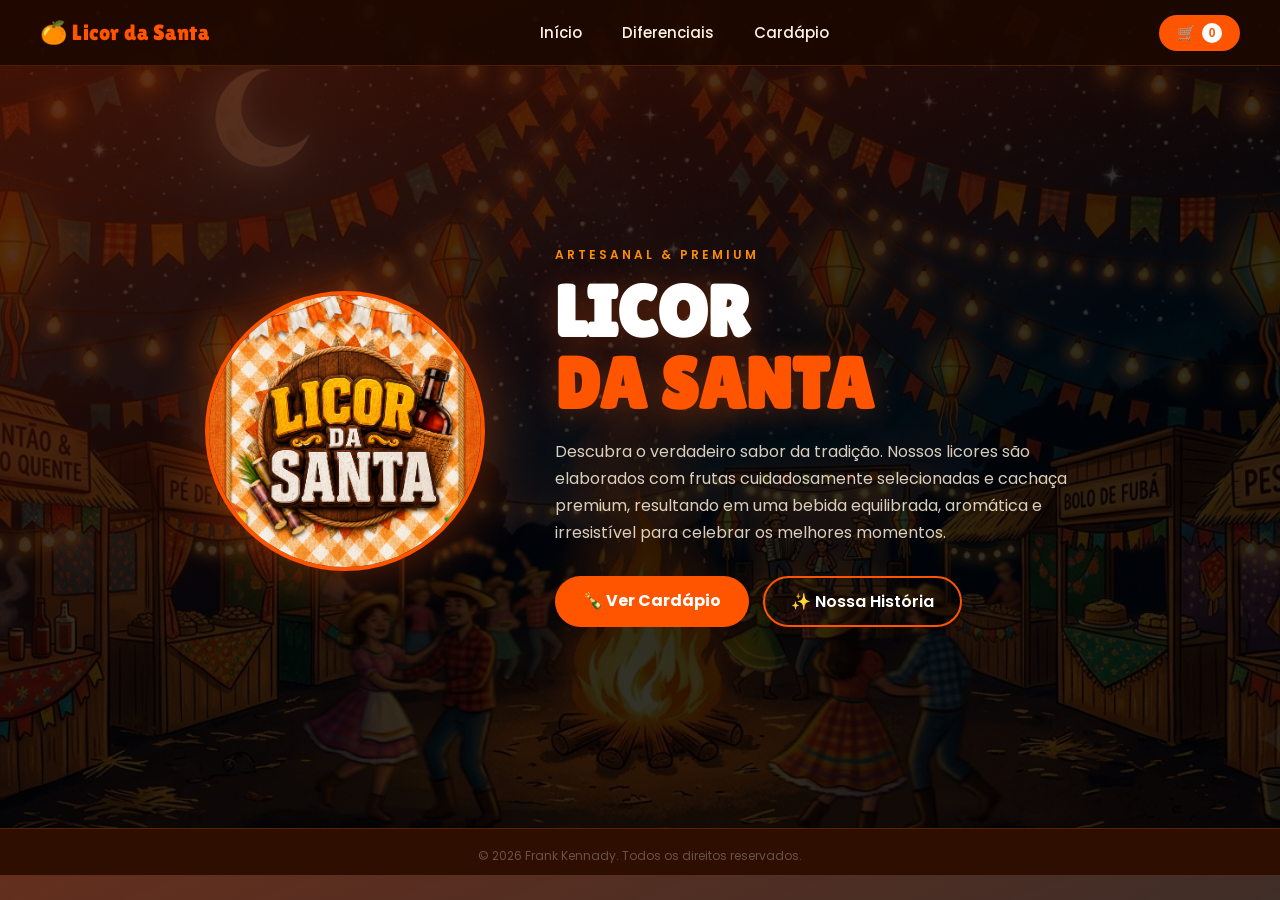
<file: index.html>
<!DOCTYPE html>
<html lang="pt-BR">

<head>
    <meta charset="UTF-8" />
    <meta name="viewport" content="width=device-width, initial-scale=1.0" />
    <title>Licor da Santa</title>
    <link rel="stylesheet" href="style.css" />
    <link rel="preconnect" href="https://fonts.googleapis.com" />
    <link rel="preconnect" href="https://fonts.gstatic.com" crossorigin />
    <link
        href="https://fonts.googleapis.com/css2?family=Lilita+One&family=Poppins:ital,wght@0,300;0,400;0,600;0,700;1,400&display=swap"
        rel="stylesheet" />
</head>

<body>

    <!-- ===== NAVBAR ===== -->
    <nav id="navbar">
        <div class="nav-brand">🍊 Licor da Santa</div>
        <div class="nav-links">
            <a href="index.html">Início</a>
            <a href="sobre.html">Diferenciais</a>
            <a href="cardapio.html">Cardápio</a>
        </div>
        <button class="cart-btn" onclick="toggleCart()">
            🛒 <span id="cart-count">0</span>
        </button>
    </nav>

    <!-- ===== CARRINHO LATERAL ===== -->
    <div class="cart-overlay" id="cart-overlay" onclick="toggleCart()"></div>
    <div class="cart-drawer" id="cart-drawer">
        <div class="cart-header">
            <h2>🛒 Seu Pedido</h2>
            <button class="cart-close" onclick="toggleCart()">✕</button>
        </div>
        <div class="cart-items" id="cart-items">
            <p class="cart-empty">Seu carrinho está vazio.</p>
        </div>
        <div class="cart-footer" id="cart-footer">
            <div class="cart-total">
                Total: <strong id="cart-total">R$ 0,00</strong>
            </div>
            <div class="cart-address">
                <span>📍 Retirada:</span>
                <strong>Rua Nélio Gomes, Nº 96, Santa Inês - Ba</strong>
            </div>
            <div class="payment-box">
                <label for="payment-method">Forma de pagamento</label>
                <select id="payment-method">
                    <option value="PIX">PIX</option>
                    <option value="Dinheiro">Dinheiro</option>
                    <option value="Cartão">Cartão</option>
                </select>
            </div>
            <button class="btn-whatsapp" onclick="sendWhatsApp()">
                <svg xmlns="http://www.w3.org/2000/svg" width="20" height="20" viewBox="0 0 24 24" fill="white">
                    <path
                        d="M17.472 14.382c-.297-.149-1.758-.867-2.03-.967-.273-.099-.471-.148-.67.15-.197.297-.767.966-.94 1.164-.173.199-.347.223-.644.075-.297-.15-1.255-.463-2.39-1.475-.883-.788-1.48-1.761-1.653-2.059-.173-.297-.018-.458.13-.606.134-.133.298-.347.446-.52.149-.174.198-.298.298-.497.099-.198.05-.371-.025-.52-.075-.149-.669-1.612-.916-2.207-.242-.579-.487-.5-.669-.51-.173-.008-.371-.01-.57-.01-.198 0-.52.074-.792.372-.272.297-1.04 1.016-1.04 2.479 0 1.462 1.065 2.875 1.213 3.074.149.198 2.096 3.2 5.077 4.487.709.306 1.262.489 1.694.625.712.227 1.36.195 1.871.118.571-.085 1.758-.719 2.006-1.413.248-.694.248-1.289.173-1.413-.074-.124-.272-.198-.57-.347m-5.421 7.403h-.004a9.87 9.87 0 01-5.031-1.378l-.361-.214-3.741.982.998-3.648-.235-.374a9.86 9.86 0 01-1.51-5.26c.001-5.45 4.436-9.884 9.888-9.884 2.64 0 5.122 1.03 6.988 2.898a9.825 9.825 0 012.893 6.994c-.003 5.45-4.437 9.884-9.885 9.884m8.413-18.297A11.815 11.815 0 0012.05 0C5.495 0 .16 5.335.157 11.892c0 2.096.547 4.142 1.588 5.945L.057 24l6.305-1.654a11.882 11.882 0 005.683 1.448h.005c6.554 0 11.89-5.335 11.893-11.893a11.821 11.821 0 00-3.48-8.413z" />
                </svg>
                Pedir via WhatsApp
            </button>
            <button class="btn-clear" onclick="clearCart()">Limpar carrinho</button>
        </div>
    </div>

    <!-- ===== INÍCIO ===== -->
    <section id="inicio">
        <div class="inicio-content">
            <div class="inicio-img-wrap">
                <img src="./assets/licor_da_santa.png" alt="Licor da Santa" />
            </div>
            <div class="inicio-text">
                <span class="eyebrow">Artesanal & Premium</span>
                <h1>LICOR<br /><span class="highlight">DA SANTA</span></h1>
                <p>Descubra o verdadeiro sabor da tradição. Nossos licores são elaborados com frutas cuidadosamente
                    selecionadas e cachaça premium, resultando em uma bebida equilibrada, aromática e irresistível para
                    celebrar os melhores momentos.</p>
                <div class="inicio-btns">
                    <a href="cardapio.html" class="btn-primary">🍾 Ver Cardápio</a>
                    <a href="sobre.html" class="btn-outline">✨ Nossa História</a>
                </div>
            </div>
        </div>
    </section>

    <footer>
        <div class="footer-inner">
            <p class="footer-copy">&copy; 2026 Frank Kennady. Todos os direitos reservados.</p>
        </div>
    </footer>

    <script src="script.js"></script>
</body>

</html>
</file>
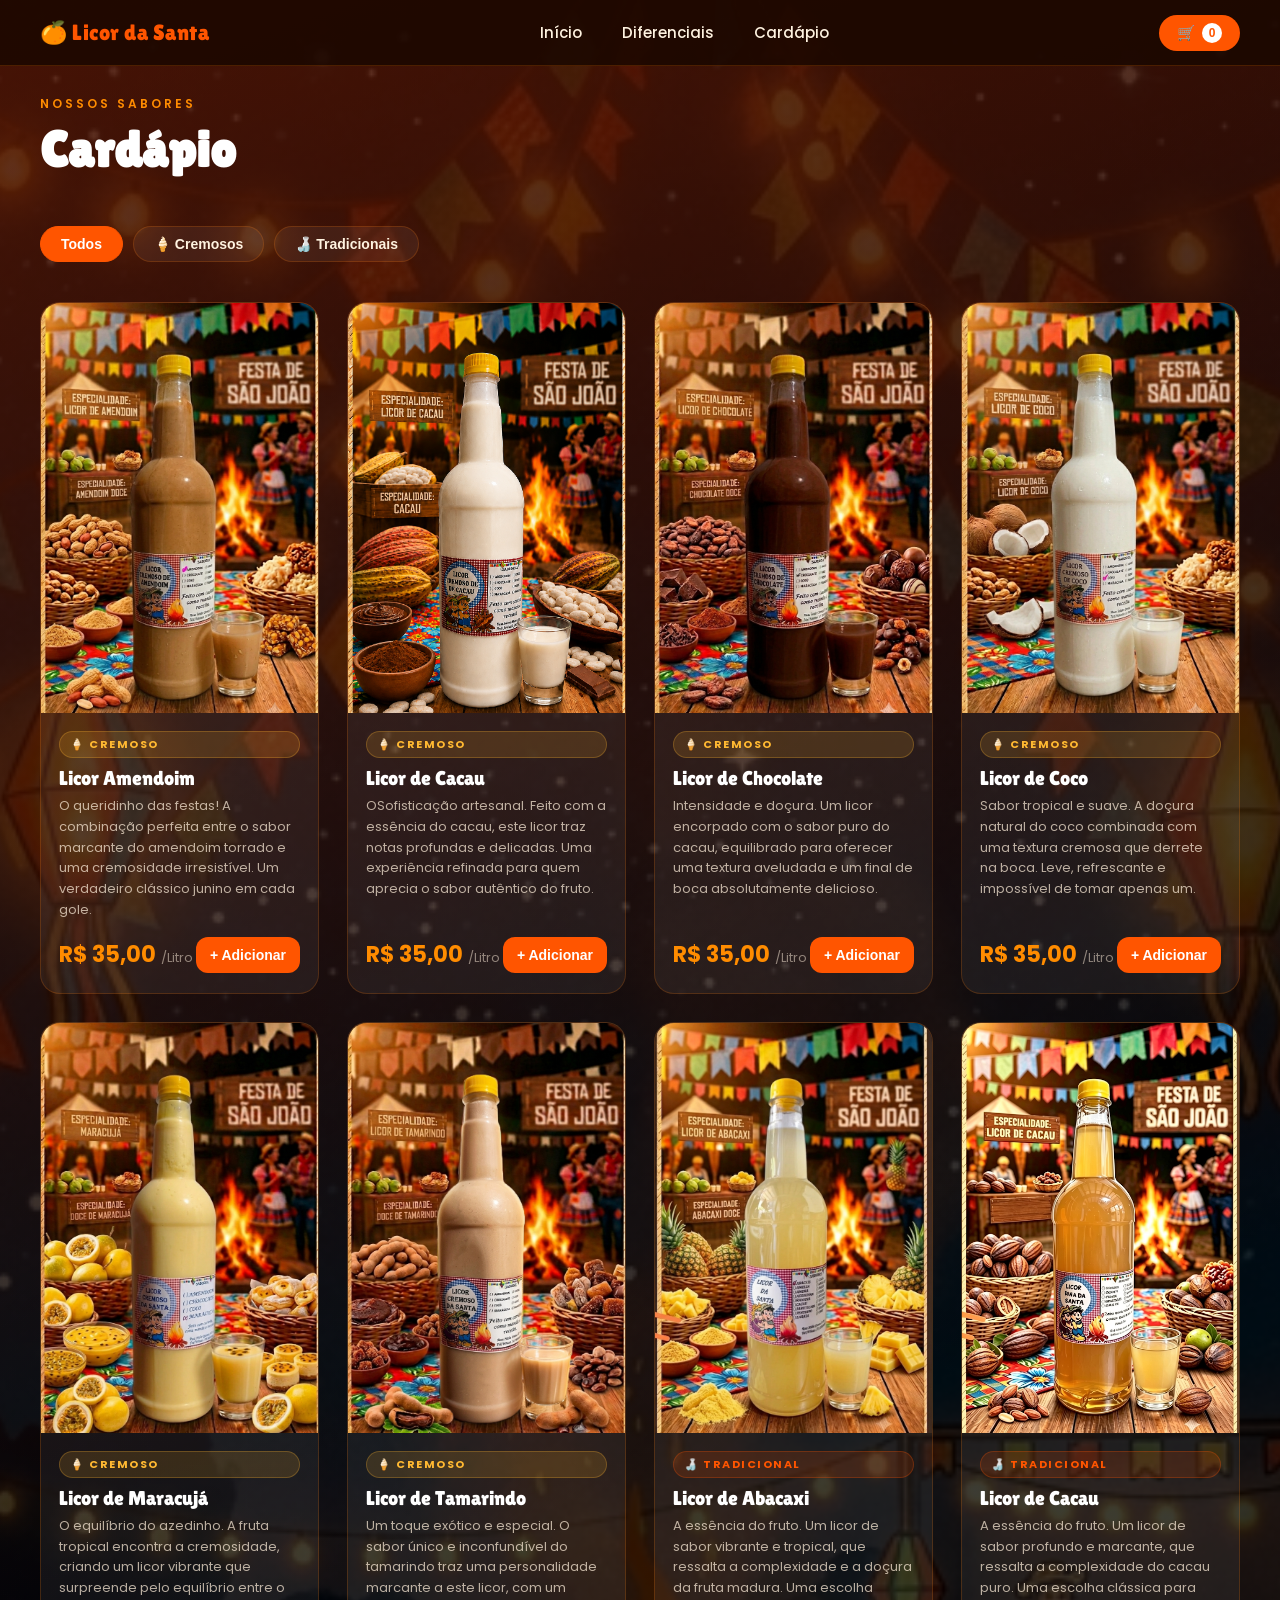
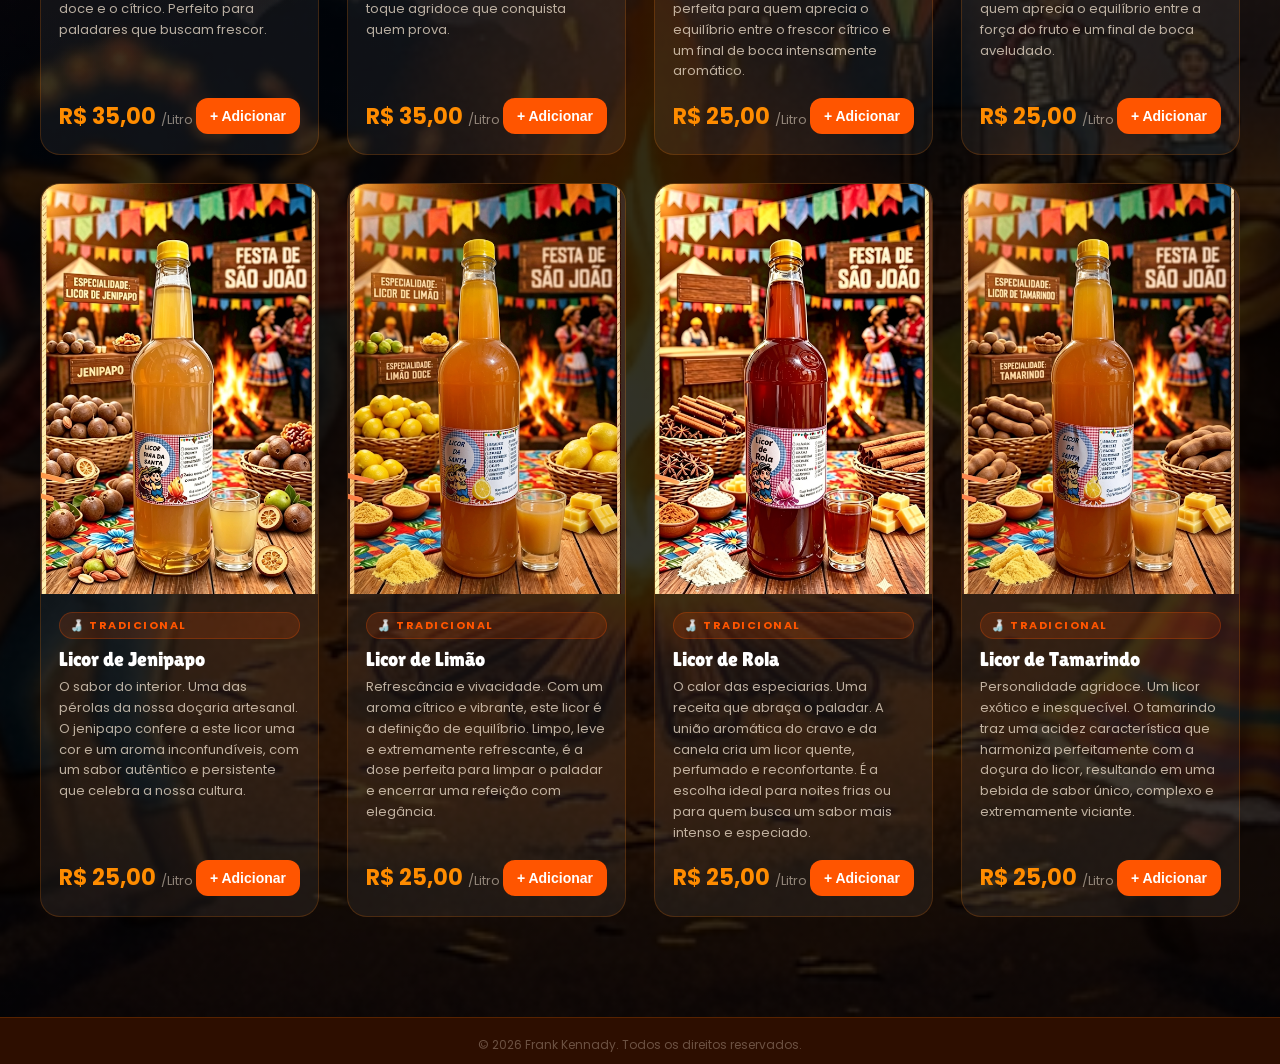
<file: cardapio.html>
<!DOCTYPE html>
<html lang="pt-BR">

<head>
    <meta charset="UTF-8" />
    <meta name="viewport" content="width=device-width, initial-scale=1.0" />
    <title>Licor da Santa</title>
    <link rel="stylesheet" href="style.css" />
    <link rel="preconnect" href="https://fonts.googleapis.com" />
    <link rel="preconnect" href="https://fonts.gstatic.com" crossorigin />
    <link
        href="https://fonts.googleapis.com/css2?family=Lilita+One&family=Poppins:ital,wght@0,300;0,400;0,600;0,700;1,400&display=swap"
        rel="stylesheet" />
</head>

<body>

    <!-- ===== NAVBAR ===== -->
    <nav id="navbar">
        <div class="nav-brand">🍊 Licor da Santa</div>
        <div class="nav-links">
            <a href="index.html">Início</a>
            <a href="sobre.html">Diferenciais</a>
            <a href="cardapio.html">Cardápio</a>
        </div>
        <button class="cart-btn" onclick="toggleCart()">
            🛒 <span id="cart-count">0</span>
        </button>
    </nav>

    <!-- ===== CARRINHO LATERAL ===== -->
    <div class="cart-overlay" id="cart-overlay" onclick="toggleCart()"></div>
    <div class="cart-drawer" id="cart-drawer">
        <div class="cart-header">
            <h2>🛒 Seu Pedido</h2>
            <button class="cart-close" onclick="toggleCart()">✕</button>
        </div>
        <div class="cart-items" id="cart-items">
            <p class="cart-empty">Seu carrinho está vazio.</p>
        </div>
        <div class="cart-footer" id="cart-footer" >
            <div class="cart-total">
                Total: <strong id="cart-total">R$ 0,00</strong>
            </div>
            <div class="cart-address">
                <span>📍 Retirada:</span>
                <strong>Rua Nélio Gomes, Nº 96, Santa Inês - Ba</strong>
            </div>
            <div class="payment-box">
                <label for="payment-method">Forma de pagamento</label>
                <select id="payment-method">
                    <option value="PIX">PIX</option>
                    <option value="Dinheiro">Dinheiro</option>
                    <option value="Cartão">Cartão</option>
                </select>
            </div>
            <button class="btn-whatsapp" onclick="sendWhatsApp()">
                <svg xmlns="http://www.w3.org/2000/svg" width="20" height="20" viewBox="0 0 24 24" fill="white">
                    <path
                        d="M17.472 14.382c-.297-.149-1.758-.867-2.03-.967-.273-.099-.471-.148-.67.15-.197.297-.767.966-.94 1.164-.173.199-.347.223-.644.075-.297-.15-1.255-.463-2.39-1.475-.883-.788-1.48-1.761-1.653-2.059-.173-.297-.018-.458.13-.606.134-.133.298-.347.446-.52.149-.174.198-.298.298-.497.099-.198.05-.371-.025-.52-.075-.149-.669-1.612-.916-2.207-.242-.579-.487-.5-.669-.51-.173-.008-.371-.01-.57-.01-.198 0-.52.074-.792.372-.272.297-1.04 1.016-1.04 2.479 0 1.462 1.065 2.875 1.213 3.074.149.198 2.096 3.2 5.077 4.487.709.306 1.262.489 1.694.625.712.227 1.36.195 1.871.118.571-.085 1.758-.719 2.006-1.413.248-.694.248-1.289.173-1.413-.074-.124-.272-.198-.57-.347m-5.421 7.403h-.004a9.87 9.87 0 01-5.031-1.378l-.361-.214-3.741.982.998-3.648-.235-.374a9.86 9.86 0 01-1.51-5.26c.001-5.45 4.436-9.884 9.888-9.884 2.64 0 5.122 1.03 6.988 2.898a9.825 9.825 0 012.893 6.994c-.003 5.45-4.437 9.884-9.885 9.884m8.413-18.297A11.815 11.815 0 0012.05 0C5.495 0 .16 5.335.157 11.892c0 2.096.547 4.142 1.588 5.945L.057 24l6.305-1.654a11.882 11.882 0 005.683 1.448h.005c6.554 0 11.89-5.335 11.893-11.893a11.821 11.821 0 00-3.48-8.413z" />
                </svg>
                Pedir via WhatsApp
            </button>
            <button class="btn-clear" onclick="clearCart()">Limpar carrinho</button>
        </div>
    </div>
    </div>

    <!-- ===== CARDÁPIO ===== -->
    <section id="cardapio">
        <div class="cardapio-inner">
            <span class="section-eyebrow">Nossos Sabores</span>
            <h2>Cardápio</span></h2>

            <!-- Tabs -->
            <div class="tabs">
                <button class="tab active" onclick="filterCategory('todos', this)">Todos</button>
                <button class="tab" onclick="filterCategory('cremoso', this)">🍦 Cremosos</button>
                <button class="tab" onclick="filterCategory('tradicional', this)">🍶 Tradicionais</button>
            </div>

            <!-- Grid -->
            <div class="products-grid" id="products-grid"></div>
        </div>
    </section>
    <footer>
        <div class="footer-inner">
            <p class="footer-copy">&copy; 2026 Frank Kennady. Todos os direitos reservados.</p>
        </div>
    </footer>

    <script src="script.js"></script>


</body>

</html>
</file>
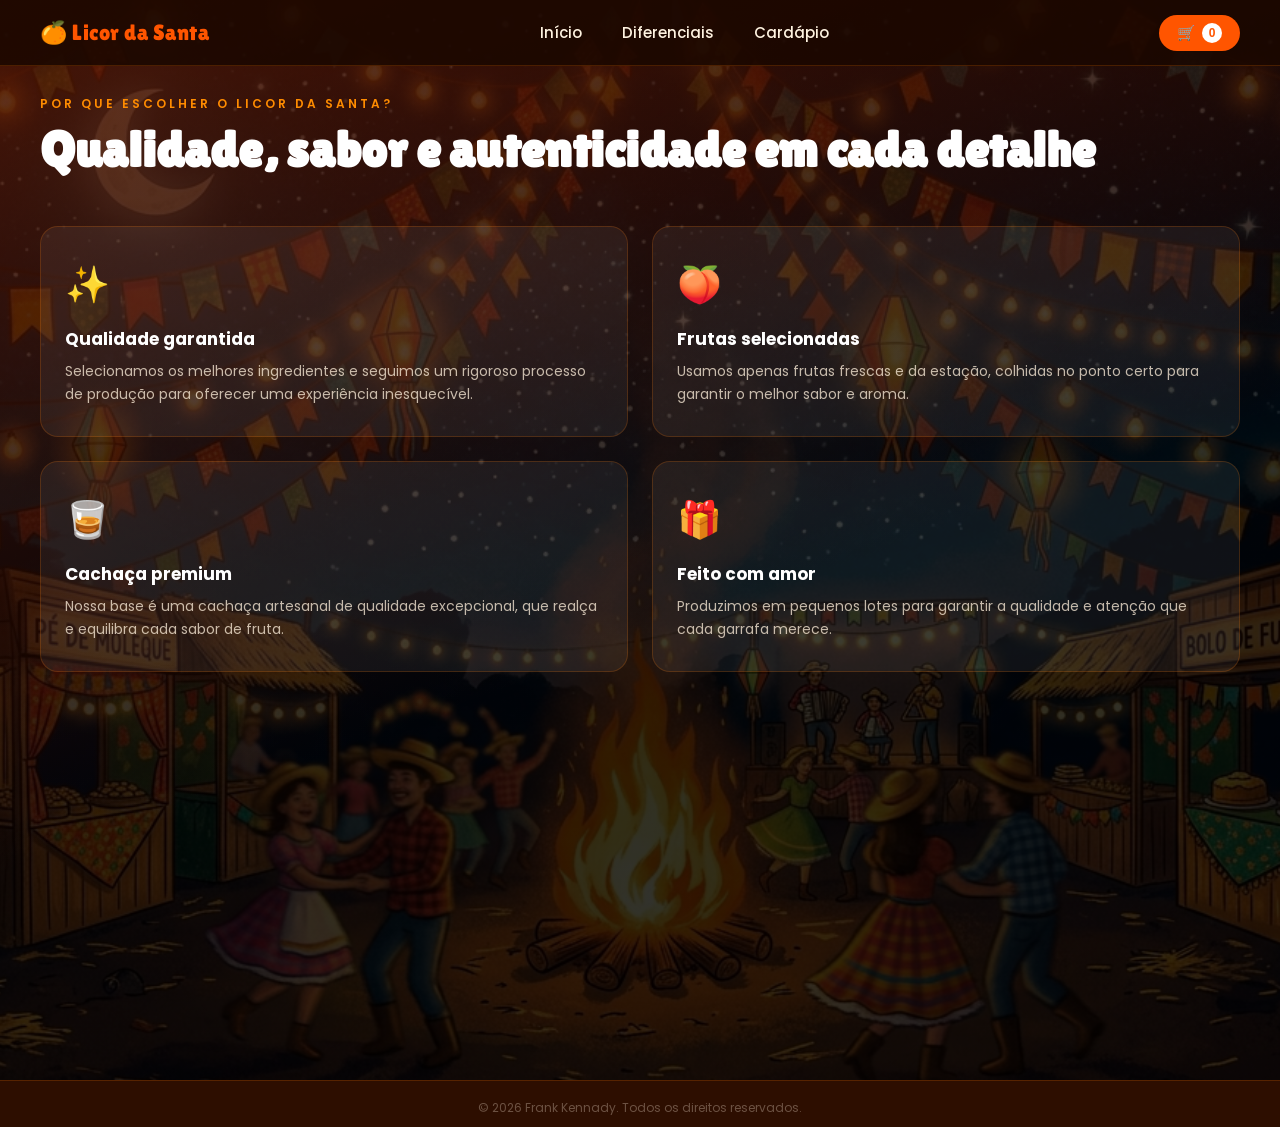
<file: sobre.html>
<!DOCTYPE html>
<html lang="pt-BR">

<head>
    <meta charset="UTF-8" />
    <meta name="viewport" content="width=device-width, initial-scale=1.0" />
    <title>Licor da Santa</title>
    <link rel="stylesheet" href="style.css" />
    <link rel="preconnect" href="https://fonts.googleapis.com" />
    <link rel="preconnect" href="https://fonts.gstatic.com" crossorigin />
    <link
        href="https://fonts.googleapis.com/css2?family=Lilita+One&family=Poppins:ital,wght@0,300;0,400;0,600;0,700;1,400&display=swap"
        rel="stylesheet" />
</head>

<body>

    <!-- ===== NAVBAR ===== -->
    <nav id="navbar">
        <div class="nav-brand">🍊 Licor da Santa</div>
        <div class="nav-links">
            <a href="index.html">Início</a>
            <a href="sobre.html">Diferenciais</a>
            <a href="cardapio.html">Cardápio</a>
        </div>
        <button class="cart-btn" onclick="toggleCart()">
            🛒 <span id="cart-count">0</span>
        </button>
    </nav>

    <!-- ===== CARRINHO LATERAL ===== -->
    <div class="cart-overlay" id="cart-overlay" onclick="toggleCart()"></div>
    <div class="cart-drawer" id="cart-drawer">
        <div class="cart-header">
            <h2>🛒 Seu Pedido</h2>
            <button class="cart-close" onclick="toggleCart()">✕</button>
        </div>
        <div class="cart-items" id="cart-items">
            <p class="cart-empty">Seu carrinho está vazio.</p>
        </div>
        <div class="cart-footer" id="cart-footer">
            <div class="cart-total">
                Total: <strong id="cart-total">R$ 0,00</strong>
            </div>
            <div class="cart-address">
                <span>📍 Retirada:</span>
                <strong>Rua Nélio Gomes, Nº 96, Santa Inês - Ba</strong>
            </div>
            <div class="payment-box">
                <label for="payment-method">Forma de pagamento</label>
                <select id="payment-method">
                    <option value="PIX">PIX</option>
                    <option value="Dinheiro">Dinheiro</option>
                    <option value="Cartão">Cartão</option>
                </select>
            </div>
            <button class="btn-whatsapp" onclick="sendWhatsApp()">
                <svg xmlns="http://www.w3.org/2000/svg" width="20" height="20" viewBox="0 0 24 24" fill="white">
                    <path
                        d="M17.472 14.382c-.297-.149-1.758-.867-2.03-.967-.273-.099-.471-.148-.67.15-.197.297-.767.966-.94 1.164-.173.199-.347.223-.644.075-.297-.15-1.255-.463-2.39-1.475-.883-.788-1.48-1.761-1.653-2.059-.173-.297-.018-.458.13-.606.134-.133.298-.347.446-.52.149-.174.198-.298.298-.497.099-.198.05-.371-.025-.52-.075-.149-.669-1.612-.916-2.207-.242-.579-.487-.5-.669-.51-.173-.008-.371-.01-.57-.01-.198 0-.52.074-.792.372-.272.297-1.04 1.016-1.04 2.479 0 1.462 1.065 2.875 1.213 3.074.149.198 2.096 3.2 5.077 4.487.709.306 1.262.489 1.694.625.712.227 1.36.195 1.871.118.571-.085 1.758-.719 2.006-1.413.248-.694.248-1.289.173-1.413-.074-.124-.272-.198-.57-.347m-5.421 7.403h-.004a9.87 9.87 0 01-5.031-1.378l-.361-.214-3.741.982.998-3.648-.235-.374a9.86 9.86 0 01-1.51-5.26c.001-5.45 4.436-9.884 9.888-9.884 2.64 0 5.122 1.03 6.988 2.898a9.825 9.825 0 012.893 6.994c-.003 5.45-4.437 9.884-9.885 9.884m8.413-18.297A11.815 11.815 0 0012.05 0C5.495 0 .16 5.335.157 11.892c0 2.096.547 4.142 1.588 5.945L.057 24l6.305-1.654a11.882 11.882 0 005.683 1.448h.005c6.554 0 11.89-5.335 11.893-11.893a11.821 11.821 0 00-3.48-8.413z" />
                </svg>
                Pedir via WhatsApp
            </button>
            <button class="btn-clear" onclick="clearCart()">Limpar carrinho</button>
        </div>
    </div>

    <!-- ======== SOBRE ======== -->
    <section id="sobre">
        <div class="sobre-inner">
            <span class="section-eyebrow">Por Que Escolher o Licor da Santa?</span>
            <h2 class="highlight"> Qualidade, sabor e autenticidade em cada detalhe</h2>
            <div class="sobre-grid">
                <div class="sobre-card">
                    <div class="sobre-icon">✨</div>
                    <h3>Qualidade garantida</h3>
                    <p>Selecionamos os melhores ingredientes e seguimos um rigoroso processo de produção para oferecer
                        uma experiência inesquecível.</p>
                </div>
                <div class="sobre-card">
                    <div class="sobre-icon">🍑</div>
                    <h3>Frutas selecionadas</h3>
                    <p>Usamos apenas frutas frescas e da estação, colhidas no ponto certo para garantir o melhor sabor e
                        aroma.</p>
                </div>
                <div class="sobre-card">
                    <div class="sobre-icon">🥃</div>
                    <h3>Cachaça premium</h3>
                    <p>Nossa base é uma cachaça artesanal de qualidade excepcional, que realça e equilibra cada sabor de
                        fruta.</p>
                </div>
                <div class="sobre-card">
                    <div class="sobre-icon">🎁</div>
                    <h3>Feito com amor</h3>
                    <p>Produzimos em pequenos lotes para garantir a qualidade e atenção que cada garrafa merece.</p>
                </div>
            </div>
        </div>
    </section>
    <footer>
        <div class="footer-inner">
            <p class="footer-copy">&copy; 2026 Frank Kennady. Todos os direitos reservados.</p>
        </div>
    </footer>

    <script src="script.js"></script>

</body>

</html>
</file>
<file: style.css>
/* ===== RESET & BASE ===== */
*,
*::before,
*::after {
    margin: 0;
    padding: 0;
    box-sizing: border-box;
    
}

:root {
    --orange: #FF5500;
    --orange-dk: #C23D00;
    --amber: #FF8C00;
    --cream: #FFF3E0;
    --dark: #1A0800;
    --dark2: #2D0E00;
    --text-light: #FFE0CC;
    --card-bg: rgba(255, 255, 255, 0.06);
    --card-border: rgba(255, 120, 0, 0.2);
}

html {
    scroll-behavior: smooth;
}

body {
    font-family: "Poppins", sans-serif;
    background-color: var(--dark);
    color: var(--cream);
    overflow-x: hidden;
    background:
        linear-gradient(160deg, rgba(200, 50, 0, 0.356) 0%, transparent 55%),
        linear-gradient(rgba(0, 0, 0, 0.822), rgba(0, 0, 0, 0.801)),
        url('./assets/fundo.png') center/cover no-repeat;
    position: relative;
}

.highlight {
    color: var(--orange);
}

/* ===== NAVBAR ===== */
#navbar {
    position: fixed;
    top: 0;
    left: 0;
    right: 0;
    z-index: 1000;
    display: flex;
    align-items: center;
    justify-content: space-between;
    padding: 14px 40px;
    background: rgba(26, 8, 0, 0.85);
    border-bottom: 1px solid var(--card-border);
    transition: background 0.3s;
}

.nav-brand {
    font-family: "Lilita One", sans-serif;
    font-size: 22px;
    color: var(--orange);
    letter-spacing: 0.5px;
}

.nav-links {
    display: flex;
    gap: 8px;
}

.nav-links a {
    text-decoration: none;
    color: var(--cream);
    font-size: 15px;
    font-weight: 500;
    padding: 7px 16px;
    border-radius: 20px;
    transition: background 0.2s, color 0.2s;
}

.nav-links a:hover {
    background: var(--orange);
    color: #fff;
}

.cart-btn {
    background: var(--orange);
    border: none;
    border-radius: 20px;
    padding: 8px 18px;
    font-size: 15px;
    font-weight: 700;
    color: #fff;
    cursor: pointer;
    transition: background 0.2s;
    display: flex;
    align-items: center;
    gap: 6px;
}

.cart-btn:hover {
    background: var(--orange-dk);
}

#cart-count {
    background: #fff;
    color: var(--orange);
    border-radius: 50%;
    width: 20px;
    height: 20px;
    font-size: 12px;
    font-weight: 700;
    display: inline-flex;
    align-items: center;
    justify-content: center;
}

/* ===== CART DRAWER ===== */
.cart-overlay {
    display: none;
    position: fixed;
    inset: 0;
    background: rgba(0, 0, 0, 0.55);
    z-index: 1100;
}

.cart-overlay.open {
    display: block;
}

.cart-drawer {
    position: fixed;
    top: 0;
    right: -420px;
    width: 380px;
    max-width: 95vw;
    height: 100%;
    background: var(--dark2);
    border-left: 1px solid var(--card-border);
    z-index: 1200;
    display: flex;
    flex-direction: column;
    transition: right 0.35s cubic-bezier(.4, 0, .2, 1);
    overflow: hidden;
}

.cart-drawer.open {
    right: 0;
}

.cart-header {
    display: flex;
    align-items: center;
    justify-content: space-between;
    padding: 20px 22px;
    border-bottom: 1px solid var(--card-border);
}

.cart-header h2 {
    font-size: 20px;
    color: var(--cream);
}

.cart-close {
    background: none;
    border: none;
    color: var(--cream);
    font-size: 20px;
    cursor: pointer;
    opacity: 0.7;
    transition: opacity 0.2s;
}

.cart-close:hover {
    opacity: 1;
}

.cart-items {
    flex: 1;
    overflow-y: auto;
    padding: 16px 22px;
}

.cart-empty {
    color: rgba(255, 255, 255, 0.4);
    text-align: center;
    margin-top: 40px;
    font-size: 15px;
}

.cart-item {
    display: flex;
    align-items: center;
    gap: 12px;
    padding: 12px 0;
    border-bottom: 1px solid rgba(255, 120, 0, 0.1);
}

.cart-item-img {
    width: 56px;
    height: 56px;
    border-radius: 10px;
    object-fit: cover;
    flex-shrink: 0;
}

.cart-item-info {
    flex: 1;
}

.cart-item-name {
    font-size: 14px;
    font-weight: 600;
    color: var(--cream);
    margin-bottom: 2px;
}

.cart-item-price {
    font-size: 13px;
    color: var(--orange);
    font-weight: 600;
}

.cart-item-qty {
    display: flex;
    align-items: center;
    gap: 8px;
}

.qty-btn {
    background: var(--card-bg);
    border: 1px solid var(--card-border);
    color: var(--cream);
    width: 26px;
    height: 26px;
    border-radius: 6px;
    font-size: 16px;
    cursor: pointer;
    display: flex;
    align-items: center;
    justify-content: center;
    transition: background 0.2s;
}

.qty-btn:hover {
    background: var(--orange);
}

.qty-num {
    font-size: 14px;
    font-weight: 600;
    min-width: 20px;
    text-align: center;
}

.cart-footer {
    padding: 18px 22px;
    border-top: 1px solid var(--card-border);
}

.cart-total {
    font-size: 17px;
    margin-bottom: 14px;
    text-align: right;
    color: var(--cream);
}

.cart-total strong {
    color: var(--orange);
    font-size: 20px;
}

.cart-address {
    background: rgba(255, 85, 0, 0.08);
    border: 1px solid rgba(255, 85, 0, 0.2);
    border-radius: 10px;
    padding: 10px 14px;
    margin-bottom: 14px;
    font-size: 13px;
    color: var(--text-light);
    display: flex;
    flex-direction: column;
    gap: 4px;
}

.cart-address strong {
    color: var(--amber);
    font-size: 14px;
}

.payment-box{
    margin:15px 0;
}

.payment-box label{
    display:block;
    margin-bottom:6px;
    font-weight:600;
}

.payment-box select{
    width:100%;
    padding:10px;
    border:1px solid #ddd;
    border-radius:8px;
    font-size:14px;
}

.btn-whatsapp {
    width: 100%;
    background: #25D366;
    color: #fff;
    border: none;
    border-radius: 12px;
    padding: 13px;
    font-size: 16px;
    font-weight: 700;
    cursor: pointer;
    display: flex;
    align-items: center;
    justify-content: center;
    gap: 8px;
    transition: background 0.2s;
    margin-bottom: 8px;
}

.btn-whatsapp:hover {
    background: #128C4A;
}

.btn-clear {
    width: 100%;
    background: transparent;
    border: 1px solid rgba(255, 255, 255, 0.2);
    color: rgba(255, 255, 255, 0.5);
    border-radius: 12px;
    padding: 10px;
    font-size: 14px;
    cursor: pointer;
    transition: all 0.2s;
}

.btn-clear:hover {
    border-color: var(--orange);
    color: var(--orange);
}

/* ===== INÍCIO ===== */
#inicio {
    min-height: 92vh;
    display: flex;
    flex-direction: column;
    align-items: center;
    justify-content: center;
    padding: 100px 40px 60px;
    
}

.inicio-content {
    display: flex;
    align-items: center;
    justify-content: center;
    gap: 70px;
    flex-wrap: wrap;
    width: 100%;
}

.inicio-img-wrap img {
    width: 280px;
    height: 280px;
    border-radius: 50%;
    object-fit: cover;
    border: 4px solid var(--orange);
    box-shadow: 0 0 60px rgba(255, 85, 0, 0.4);
}

.inicio-text {
    max-width: 520px;
}

.eyebrow {
    display: inline-block;
    font-size: 12px;
    font-weight: 600;
    letter-spacing: 3px;
    text-transform: uppercase;
    color: var(--amber);
    margin-bottom: 12px;
}

.inicio-text h1 {
    font-family: "Lilita One", sans-serif;
    font-size: clamp(44px, 7vw, 72px);
    line-height: 1;
    margin-bottom: 18px;
    color: #fff;
    text-shadow: 0 4px 30px rgba(255, 85, 0, 0.3);
}

.inicio-text p {
    font-size: 16px;
    line-height: 1.7;
    color: rgba(255, 240, 220, 0.85);
    margin-bottom: 30px;
}

.inicio-btns {
    display: flex;
    gap: 14px;
    flex-wrap: wrap;
}

.btn-primary {
    background: var(--orange);
    color: #fff;
    text-decoration: none;
    font-size: 16px;
    font-weight: 700;
    border-radius: 30px;
    padding: 12px 28px;
    transition: background 0.2s, transform 0.15s;
    display: inline-block;
}

.btn-primary:hover {
    background: var(--orange-dk);
    transform: translateY(-2px);
}

.btn-outline {
    background: transparent;
    color: #fff;
    text-decoration: none;
    font-size: 16px;
    font-weight: 600;
    border: 2px solid var(--orange);
    border-radius: 30px;
    padding: 11px 26px;
    transition: background 0.2s, transform 0.15s;
    display: inline-block;
}

.btn-outline:hover {
    background: var(--orange);
    transform: translateY(-2px);
}

.scroll-hint {
    position: absolute;
    bottom: 30px;
    font-size: 24px;
    opacity: 0.4;
    animation: bounce 2s infinite;
}

@keyframes bounce {

    0%,
    100% {
        transform: translateY(0);
    }

    50% {
        transform: translateY(8px);
    }
}

/* ===== SOBRE ===== */
#sobre {
    padding: 90px 40px;
   
}

.sobre-inner {
    max-width: 100vw;
    min-height: 100vh;
    margin: 0 auto;
}

.section-eyebrow {
    display: inline-block;
    font-size: 12px;
    font-weight: 600;
    letter-spacing: 3px;
    text-transform: uppercase;
    color: var(--amber);
    margin-bottom: 8px;
}

#sobre h2,
#cardapio h2 {
    font-family: "Lilita One", sans-serif;
    font-size: clamp(32px, 5vw, 50px);
    margin-bottom: 48px;
    color: #fff;
}

.sobre-grid {
    display: grid;
    grid-template-columns: repeat(auto-fit, minmax(420px, 2fr));
    gap: 24px;
}

.sobre-card {
    background: var(--card-bg);
    border: 1px solid var(--card-border);
    border-radius: 18px;
    padding: 30px 24px;
    transition: transform 0.2s, border-color 0.2s;
}

.sobre-card:hover {
    transform: translateY(-4px);
    border-color: var(--orange);
}

.sobre-icon {
    font-size: 36px;
    margin-bottom: 14px;
}

.sobre-card h3 {
    font-size: 17px;
    font-weight: 700;
    margin-bottom: 8px;
    color: #fff;
}

.sobre-card p {
    font-size: 14px;
    line-height: 1.65;
    color: rgba(255, 240, 220, 0.75);
}

/* ===== CARDÁPIO ===== */
#cardapio {
    padding: 90px 40px 100px;
}

.cardapio-inner {
    max-width: 1200px;
    margin: 0 auto;
}

/* Tabs */
.tabs {
    display: flex;
    gap: 10px;
    margin-bottom: 40px;
    flex-wrap: wrap;
}

.tab {
    background: var(--card-bg);
    border: 1px solid var(--card-border);
    color: var(--cream);
    font-size: 14px;
    font-weight: 600;
    border-radius: 20px;
    padding: 9px 20px;
    cursor: pointer;
    transition: all 0.2s;
}

.tab:hover,
.tab.active {
    background: var(--orange);
    border-color: var(--orange);
    color: #fff;
}

/* Product Cards */
.products-grid {
    display: grid;
    grid-template-columns: repeat(auto-fill, minmax(250px, 1fr));
    gap: 28px;
}

.product-card {
    background: var(--card-bg);
    border: 1px solid var(--card-border);
    border-radius: 20px;
    overflow: hidden;
    transition: transform 0.25s, border-color 0.25s, box-shadow 0.25s;
    display: flex;
    flex-direction: column;
}

.product-card:hover {
    transform: translateY(-6px);
    border-color: var(--orange);
    box-shadow: 0 16px 40px rgba(255, 85, 0, 0.2);
}

.product-img {
    width: 100%;
    height: 410px;
    object-fit: cover;
    display: block;
}

.product-badge {
    display: inline-flex;
    align-items: center;
    gap: 4px;
    font-size: 11px;
    font-weight: 700;
    text-transform: uppercase;
    letter-spacing: 1.5px;
    padding: 4px 10px;
    border-radius: 30px;
    margin-bottom: 8px;
}

.badge-cremoso {
    background: rgba(255, 180, 50, 0.15);
    color: #FFB932;
    border: 1px solid #FFB93240;
}

.badge-tradicional {
    background: rgba(255, 85, 0, 0.15);
    color: var(--orange);
    border: 1px solid rgba(255, 85, 0, 0.25);
}

.product-info {
    padding: 18px 18px 20px;
    flex: 1;
    display: flex;
    flex-direction: column;
}

.product-name {
    font-family: "Lilita One", sans-serif;
    font-size: 20px;
    color: #fff;
    margin-bottom: 6px;
    line-height: 1.2;
}

.product-desc {
    font-size: 13px;
    color: rgba(255, 240, 220, 0.7);
    line-height: 1.6;
    flex: 1;
    margin-bottom: 16px;
}

.product-footer {
    display: flex;
    align-items: center;
    justify-content: space-between;
}

.product-price {
    font-size: 22px;
    font-weight: 700;
    color: var(--amber);
}

.product-price span {
    font-size: 13px;
    font-weight: 400;
    color: rgba(255, 240, 220, 0.5);
}

.btn-add {
    background: var(--orange);
    color: #fff;
    border: none;
    border-radius: 12px;
    padding: 10px 14px;
    font-size: 14px;
    font-weight: 700;
    cursor: pointer;
    transition: background 0.2s, transform 0.15s;
    display: flex;
    align-items: center;
    gap: 5px;
}

.btn-add:hover {
    background: var(--orange-dk);
    transform: scale(1.05);
}

.btn-add:active {
    transform: scale(0.97);
}

/* ===== FOOTER ===== */
footer {
    background: var(--dark2);
    border-top: 1px solid var(--card-border);
    padding: 10px 40px;
}

.footer-inner {
    max-width: 1200px;
    margin: 0 auto;
    text-align: center;
}

.footer-copy {
    font-size: 12px;
    color: rgba(255, 240, 220, 0.3);
    margin-top: 8px;
}

/* ===== TOAST ===== */
#toast {
    position: fixed;
    bottom: 30px;
    left: 50%;
    transform: translateX(-50%) translateY(80px);
    background: var(--orange);
    color: #fff;
    padding: 12px 24px;
    border-radius: 30px;
    font-size: 15px;
    font-weight: 600;
    z-index: 9999;
    opacity: 0;
    transition: all 0.35s cubic-bezier(.4, 0, .2, 1);
    white-space: nowrap;
    pointer-events: none;
}

#toast.show {
    opacity: 1;
    transform: translateX(-50%) translateY(0);
}

/* ===== MOBILE ===== */
@media (max-width: 700px) {
    #navbar {
        padding: 5px 0px;
        font-weight: bold;
    }

    .nav-links a{
        padding: 7px 12px;
    }
    
    .cart-btn{
        margin-right: 10px;
    }

    .nav-brand {
        display: none;
    }


    #inicio {
        padding: 90px 20px 50px;
        min-height: 98vh;
    }

    .inicio-content {
        gap: 30px;
    }

    .inicio-text {
        text-align: center;
        display: flex;
        flex-direction: column;
        align-items: center;
        justify-content: center;
    }

    .inicio-btns {
        display: flex;
        flex-direction: column;
        align-items: center;
        justify-content: center;
    }

    .inicio-img-wrap img {
        width: 200px;
        height: 200px;
    }

    #sobre{
        padding: 60px 20px;
    }
    .sobre-grid{
        display: flex;
        flex-direction: column;

    }
    #cardapio {
        padding: 60px 20px;
    }

    .cart-drawer {
        width: 100vw;
    }

    .footer-copy {
        font-size: 10px;
        color: rgba(255, 240, 220, 0.3);
        margin-top: 8px;
    }
}
</file>
